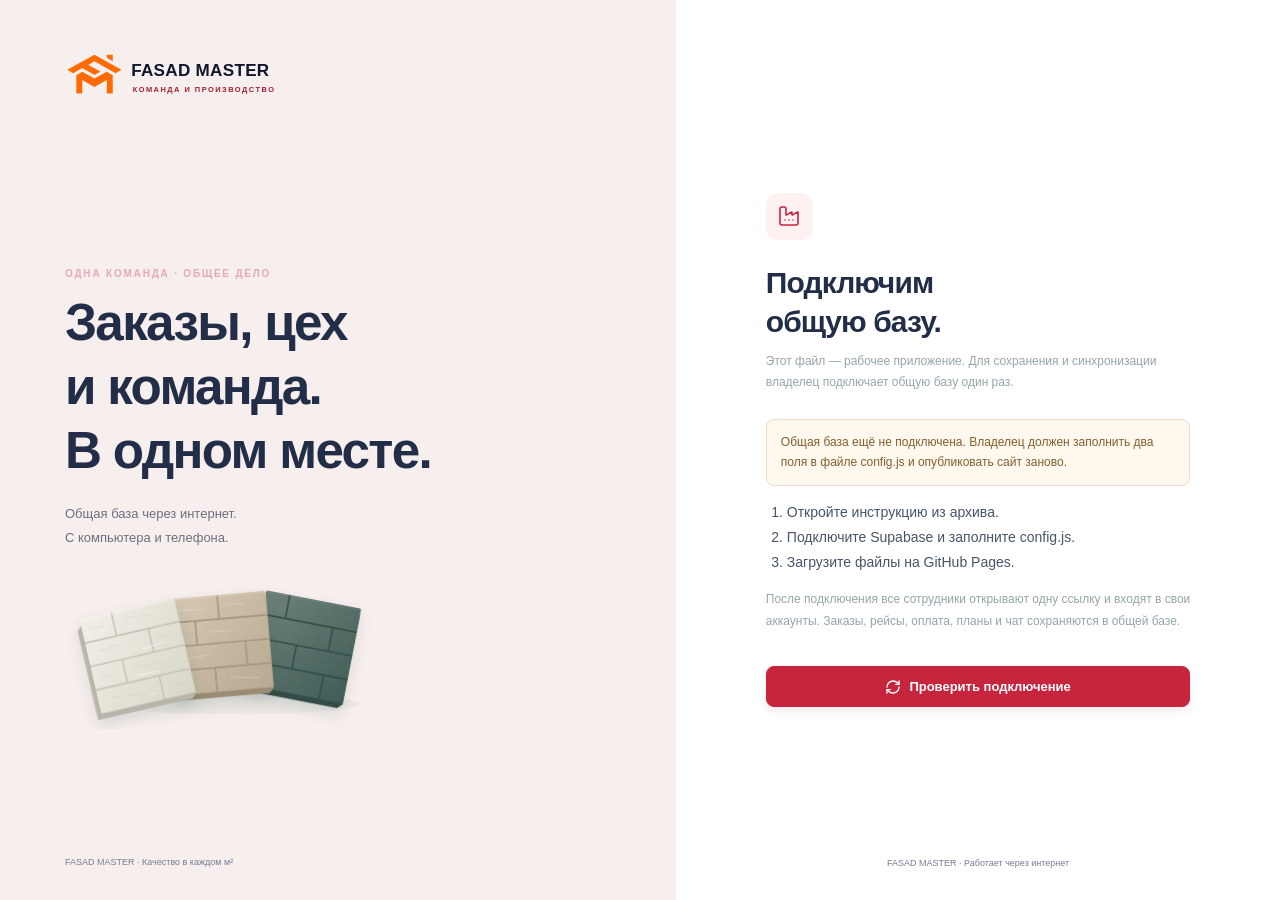
<file: index.html>
<!doctype html>
<html lang="ru"><head><meta charset="utf-8"><meta name="viewport" content="width=device-width,initial-scale=1,viewport-fit=cover"><meta name="theme-color" content="#b72629"><meta name="description" content="FASAD MASTER — заказы, производство, отгрузки и команда"><title>FASAD MASTER — рабочее пространство</title><link rel="icon" href="./favicon.svg"><link rel="manifest" href="./manifest.webmanifest"><link rel="apple-touch-icon" href="./apple-touch-icon.png"><link rel="stylesheet" href="./style.css"></head><body><div id="root"></div><noscript>Для работы FASAD MASTER включите JavaScript в браузере.</noscript><script src="./config.js"></script><script type="module" src="./app.js"></script></body></html>
</file>
<file: style.css>
:root{color-scheme:light;--background:#f5f7f9;--foreground:#22333d;--card:#fff;--muted:#7c8a93;--border:#e7ecef;--primary:#107e72;--primary-dark:#09665d;--primary-soft:#e8f5f1;--radius:16px;--shadow:0 5px 20px #1d333e09}
*{box-sizing:border-box}html{scroll-behavior:smooth}body{margin:0;background:var(--background);color:var(--foreground);font-family:"Segoe UI",-apple-system,BlinkMacSystemFont,Arial,sans-serif;font-size:14px;line-height:1.5;-webkit-font-smoothing:antialiased}button,input,select,textarea{font:inherit;color:inherit}button,a,input,select,textarea{-webkit-tap-highlight-color:transparent}button{cursor:pointer}button:disabled,input:disabled,select:disabled{opacity:.5;cursor:not-allowed}button,a{transition:background .18s,color .18s,border-color .18s,box-shadow .18s,transform .18s}a{color:inherit;text-decoration:none}img{display:block;max-width:100%}svg{flex-shrink:0}button:focus-visible,a:focus-visible,input:focus-visible,textarea:focus-visible,select:focus-visible,[tabindex]:focus-visible{outline:3px solid #82cabc;outline-offset:3px}input::placeholder,textarea::placeholder{color:#9ba6ad}h1,h2,h3,h4,p{margin:0}::selection{background:#c7eadf;color:#164b42}
.app-shell{display:flex;min-height:100vh}.sidebar{width:248px;position:fixed;inset:0 auto 0 0;z-index:40;display:flex;flex-direction:column;padding:31px 19px 20px;background:#fff;border-right:1px solid var(--border)}.brand{display:flex;gap:10px;align-items:center;padding:0 12px;min-height:42px;margin-bottom:41px;color:#203b40;font-weight:800;font-size:17px;line-height:1.1;letter-spacing:-.55px}.brand>img{width:189px;max-height:51px;object-fit:contain}.brand>span{display:flex;flex-direction:column;gap:5px}.brand small{display:block;color:#8b999d;font-size:9px;font-weight:600;letter-spacing:2.2px}.brand-mark{width:35px;height:39px;display:grid;place-items:center;color:var(--primary);flex-shrink:0}.brand-mark svg{width:35px;height:39px}.nav{display:flex;flex-direction:column;gap:5px}.nav>small,.nav>p,.nav-label{padding:0 15px 12px;font-size:10px;font-weight:700;letter-spacing:1.5px;color:#a1aab0;text-transform:uppercase}.nav-item{width:100%;min-height:45px;display:flex;gap:13px;align-items:center;border:0;border-radius:9px;padding:12px 14px;background:transparent;color:#71818b;font-weight:500;font-size:13px;text-align:left}.nav-item svg{width:19px;height:19px;stroke-width:1.7}.nav-item:hover{background:#f5f8f8;color:#33534f}.nav-item.active{background:#eaf5f1;color:#14796c;font-weight:650}.nav-item.active svg{stroke-width:2}.nav-count{display:grid;place-items:center;margin-left:auto;min-width:22px;height:21px;padding:0 6px;color:#168675;background:#d6eee4;border-radius:5px;font-size:10px;font-weight:700}.sidebar-bottom{margin-top:auto;padding-top:32px}.workspace-card{border:1px solid #e4ece8;background:linear-gradient(135deg,#f3f9f6,#fbfcfb);border-radius:11px;padding:16px 13px;margin-bottom:18px;font-size:12px}.workspace-card strong{display:block;margin-bottom:5px;color:#436059;font-size:12px}.workspace-card p{color:#8b9b94;font-size:11px;line-height:1.7}.workspace-card>svg{color:#73a28e;margin-bottom:9px}.workspace-card .button{width:100%;margin-top:12px;font-size:11px}.profile-button{width:100%;display:flex;gap:10px;align-items:center;text-align:left;padding:15px 6px 0;border:0;border-top:1px solid var(--border);background:transparent}.profile-button>div:not(.avatar){min-width:0;flex:1}.profile-button strong{display:block;font-size:12px;font-weight:650;overflow:hidden;text-overflow:ellipsis}.profile-button small{display:block;color:#92a0a7;font-size:10px;margin-top:3px}.profile-button>svg{width:15px;color:#a5b0b7}.avatar{width:37px;height:37px;flex:0 0 37px;display:grid;place-items:center;overflow:hidden;background:#e4eeeb;border:2px solid #fff;border-radius:50%;color:#487366;font-size:12px;font-weight:700}.avatar img{width:100%;height:100%;object-fit:cover}
.main{margin-left:248px;min-width:0;width:calc(100% - 248px)}.topbar{height:77px;display:flex;align-items:center;justify-content:space-between;gap:20px;padding:0 38px;background:#fff;border-bottom:1px solid var(--border)}.breadcrumb{display:flex;align-items:center;gap:13px;color:#9aa5ac;font-size:12px}.breadcrumb strong,.breadcrumb span:last-child{color:#50616b;font-weight:500}.breadcrumb svg{width:15px;height:15px}.topbar-actions{display:flex;align-items:center;gap:15px}.sync-status{display:flex;align-items:center;gap:7px;color:#7d8c91;font-size:11px;white-space:nowrap}.sync-status::before{content:"";width:6px;height:6px;background:#47ac7d;border-radius:100%;box-shadow:0 0 0 3px #edf8f1}.sync-status.offline{color:#bc8b33}.sync-status.offline::before{background:#d7a239;box-shadow:0 0 0 3px #fff6df}.icon-button{border:1px solid var(--border);background:#fff;color:#7b8c95;width:34px;height:34px;display:inline-flex;align-items:center;justify-content:center;border-radius:8px;flex-shrink:0}.icon-button svg{width:16px;height:16px}.icon-button:hover{background:#f1f7f5;border-color:#c9ddd5;color:#167f70}.page{max-width:1680px;padding:31px 38px 45px;margin:0 auto}.page-heading{display:flex;align-items:center;justify-content:space-between;gap:22px;margin-bottom:25px}.page-heading h1{font-size:27px;font-weight:650;letter-spacing:-.9px;line-height:1.3;color:#23363e}.page-heading p{color:#91a0a8;font-size:12px;margin-top:6px}.eyebrow{font-size:10px;color:#7b9690;font-weight:700;letter-spacing:1.9px;text-transform:uppercase;margin-bottom:8px}.heading-actions{display:flex;gap:10px;align-items:center;flex-shrink:0}.button{display:inline-flex;justify-content:center;align-items:center;gap:8px;min-height:39px;border:1px solid transparent;border-radius:8px;padding:9px 15px;background:#fff;font-size:12px;line-height:1.5;font-weight:600;white-space:nowrap}.button svg{width:16px;height:16px}.button.primary{background:var(--primary);color:#fff;box-shadow:0 3px 7px #08645712;border-color:var(--primary)}.button.primary:hover{background:var(--primary-dark);border-color:var(--primary-dark);box-shadow:0 4px 10px #08645724}.button.secondary{background:#fff;border-color:#e0e6e9;color:#61727b}.button.secondary:hover{background:#f5faf8;border-color:#b9d6cb;color:#187968}.button.ghost{background:transparent;color:#74868e}.button.ghost:hover{background:#edf4f1;color:#147a69}.button.danger{color:#bc6260;border-color:#f0d7d3;background:#fff9f7}.button.danger:hover{background:#fcece8;border-color:#e2b5ad}.button.small{min-height:30px;padding:6px 10px;font-size:11px;border-radius:7px}.date-control{display:inline-flex;align-items:center;gap:9px;background:white;border:1px solid #e0e6e9;padding:9px 13px;border-radius:8px;color:#677b85;min-height:39px;font-size:12px}.date-control svg{width:15px;height:15px;color:#8a9ba3}.date-control input{background:transparent;border:0;width:116px;outline:none;font-size:12px}
.hero{position:relative;display:flex;min-height:162px;border:1px solid #e0eae4;border-radius:13px;overflow:hidden;background:linear-gradient(105deg,#eef5ef 0%,#f0f5ec 45%,#e8f0e7 100%);margin-bottom:24px}.hero-copy{position:relative;z-index:1;padding:27px 29px;max-width:64%;align-self:center}.hero-label{display:inline-flex;align-items:center;gap:6px;margin-bottom:10px;color:#779182;font-size:9px;font-weight:700;letter-spacing:1.8px;text-transform:uppercase}.hero-label svg{width:12px;height:12px}.hero h2{font-size:24px;line-height:1.35;color:#2b4e42;font-weight:600;letter-spacing:-.65px}.hero p{margin-top:7px;max-width:490px;color:#86998d;font-size:12px;line-height:1.7}.hero .button{margin-top:15px}.hero-art{position:absolute;right:-20px;top:-15px;bottom:-20px;width:390px;object-fit:contain;pointer-events:none}.stats-grid{display:grid;grid-template-columns:repeat(4,minmax(0,1fr));gap:17px;margin-bottom:25px}.stat-card{background:#fff;padding:20px 21px 17px;border:1px solid var(--border);border-radius:12px;box-shadow:var(--shadow)}.stat-top{display:flex;align-items:center;justify-content:space-between;gap:7px;color:#8a99a1;font-size:11px}.stat-icon{width:34px;height:34px;display:inline-flex;align-items:center;justify-content:center;border-radius:9px;color:#4b9282;background:#eaf6f0}.stat-icon svg{width:17px;height:17px;stroke-width:1.6}.stat-icon.teal{color:#3d9a87;background:#eaf6f0}.stat-icon.blue{color:#7099c4;background:#edf4fc}.stat-icon.amber{color:#c09a59;background:#fcf5e8}.stat-icon.purple{color:#9386bc;background:#f3effa}.stat-value{display:inline-block;color:#273e48;font-size:32px;font-weight:650;line-height:1.2;letter-spacing:-1.2px;margin-top:13px;font-variant-numeric:tabular-nums}.stat-unit{display:inline-block;color:#94a3aa;font-size:14px;font-weight:400;letter-spacing:0;margin-left:5px}.stat-bottom{display:flex;align-items:center;gap:5px;margin-top:10px;font-size:10px;color:#a0abb1}.stat-bottom strong,.stat-bottom .positive{color:#65a28a;font-weight:500}.stat-bottom svg{width:12px;height:12px;color:#65a28a}
.content-grid{display:grid;grid-template-columns:minmax(0,2fr) minmax(280px,1fr);gap:22px;margin-bottom:24px;align-items:start}.panel{background:#fff;border:1px solid var(--border);border-radius:12px;min-width:0;overflow:hidden;box-shadow:var(--shadow)}.panel-header{display:flex;justify-content:space-between;align-items:center;gap:12px;padding:21px 22px 17px}.section-title{color:#3b505a;font-size:14px;font-weight:650;letter-spacing:-.2px}.section-title small{color:#98a6ad;font-weight:400;margin-left:7px;font-size:11px}.muted{color:#95a2aa;font-size:11px}.text-link{background:none;border:0;padding:0;display:inline-flex;align-items:center;gap:4px;color:#4c9684;font-size:11px;font-weight:500;cursor:pointer}.text-link svg{width:13px;height:13px}.text-link:hover{color:#0e7362}.tabs{display:flex;gap:23px;padding:0 22px;border-bottom:1px solid #edf0f2;overflow-x:auto}.tab{position:relative;border:0;background:transparent;padding:12px 0 15px;color:#97a4ac;font-size:12px;font-weight:500;white-space:nowrap}.tab.active{color:#268775}.tab.active::after{position:absolute;content:"";height:2px;left:0;right:0;bottom:0;background:#2d9c84;border-radius:2px}.tab span{display:inline-block;margin-left:5px;border-radius:4px;font-size:9px;padding:1px 5px;background:#eff3f4;color:#8e9da5}.tab.active span{background:#eaf5ef;color:#5c9e89}.toolbar{display:flex;gap:12px;align-items:center;justify-content:space-between;flex-wrap:wrap;padding:18px 22px}.search-field{display:flex;align-items:center;gap:9px;border:1px solid #e6ecef;border-radius:8px;padding:8px 12px;min-height:37px;color:#a8b3b9;background:#fff;flex:1;max-width:320px}.search-field svg{width:16px;height:16px}.search-field input{border:0;outline:none;padding:0;width:100%;font-size:11px;background:transparent;min-width:0}.search-field:focus-within{border-color:#7bbdae;box-shadow:0 0 0 3px #e6f4ee}.chips{display:flex;align-items:center;gap:7px;flex-wrap:wrap}.chip{border:1px solid #e7ecee;background:white;padding:6px 10px;border-radius:6px;color:#95a1a7;font-size:10px;white-space:nowrap}.chip.active{background:#edf6f1;border-color:#d7eade;color:#4a9a7e}.chip:hover{background:#f4f8f6}.week-strip{display:grid;grid-template-columns:repeat(7,1fr);gap:7px;padding:0 22px 20px}.day-cell{min-width:0;border:1px solid #ebeff1;border-radius:8px;background:#fff;padding:10px 4px 8px;text-align:center;color:#9ba8b0;font-size:10px}.day-cell>strong,.day-cell>b{display:block;margin-top:5px;font-size:17px;font-weight:600;color:#617782}.day-cell.selected{border-color:#1f8b76;background:#f0f8f4;color:#6ba393;box-shadow:0 0 0 1px #1f8b760d}.day-cell.selected>strong,.day-cell.selected>b{color:#217f6b}.day-cell.today:not(.selected){background:#f6f9f8;border-color:#d4e4dc}.day-count{display:block;margin-top:5px;font-size:9px;color:#a8b3b9}.day-cell.selected .day-count{color:#77aa98}
.table-wrap{width:100%;overflow-x:auto}.data-table{border-collapse:collapse;width:100%;font-size:11px;white-space:nowrap}.data-table th{padding:11px 20px;background:#fafbfc;border-top:1px solid #f0f2f3;border-bottom:1px solid #eef1f3;color:#9aa7ae;text-align:left;font-weight:500;font-size:10px}.data-table td{padding:15px 20px;border-bottom:1px solid #f0f3f4;color:#687e89;vertical-align:middle}.data-table tbody tr:last-child td{border-bottom:0}.data-table tbody tr{transition:background .16s}.data-table tbody tr:hover{background:#fbfdfc}.data-table tbody tr[role="button"],.data-table tbody tr[data-clickable="true"]{cursor:pointer}.order-cell{display:flex;align-items:center;gap:11px}.product-thumb{width:37px;height:37px;flex:0 0 37px;border-radius:6px;overflow:hidden;background-color:#d5c9b5;background-image:linear-gradient(0deg,transparent 46%,#94887255 47%,#94887255 52%,transparent 53%),linear-gradient(90deg,transparent 46%,#94887244 47%,#94887244 51%,transparent 52%);background-size:100% 12px,20px 24px;border:1px solid #00000008}.product-thumb.sand{background-color:#d5c9b5}.product-thumb.slate{background-color:#778783;background-image:linear-gradient(0deg,transparent 46%,#41554d99 47%,#41554d99 52%,transparent 53%),linear-gradient(90deg,transparent 46%,#41554d66 47%,#41554d66 51%,transparent 52%)}.product-thumb.ivory{background-color:#e1e0d6;background-image:linear-gradient(0deg,transparent 46%,#aeb2a055 47%,#aeb2a055 52%,transparent 53%),linear-gradient(90deg,transparent 46%,#aeb2a044 47%,#aeb2a044 51%,transparent 52%)}.product-thumb img{width:100%;height:100%;object-fit:cover}.cell-title{display:block;color:#425e69;font-weight:600;font-size:11px}.cell-subtitle{display:block;color:#a5b0b7;margin-top:4px;font-size:10px}.badge{display:inline-flex;align-items:center;gap:5px;border-radius:5px;padding:4px 7px;font-size:9px;font-weight:500;line-height:1.45;white-space:nowrap;background:#edf1f4;color:#80929e}.badge::before{content:"";width:4px;height:4px;border-radius:50%;background:currentColor}.badge.new{background:#eef4fb;color:#7b9ec4}.badge.progress{background:#fff6e6;color:#bf9d5e}.badge.ready{background:#eaf6ef;color:#66a58b}.badge.shipped{background:#f0f2f5;color:#92a0ad}.badge.urgent{background:#fff0eb;color:#d2917b}.progress-bar{width:100%;min-width:65px;height:5px;background:#edf2f2;border-radius:5px;overflow:hidden}.progress-fill{height:100%;background:#5ba78f;border-radius:inherit;transition:width .4s}.empty-state{padding:49px 20px;text-align:center;color:#98a7ae;font-size:12px}.empty-state h3{font-size:15px;color:#5f7681;margin-bottom:7px;font-weight:600}.empty-state p{max-width:310px;margin:0 auto;font-size:12px;line-height:1.7}.empty-state .button{margin-top:18px}.empty-icon{display:grid;place-items:center;width:53px;height:53px;margin:0 auto 14px;background:#f0f6f3;border-radius:15px;color:#8fb3a5}.empty-icon svg{width:24px;height:24px}
.activity-list{padding:2px 22px 10px}.activity-item{position:relative;display:flex;gap:12px;padding:11px 0 18px;font-size:11px}.activity-item:not(:last-child)::after{content:"";position:absolute;left:14px;top:42px;bottom:-5px;width:1px;background:#eaf0ed}.activity-icon{display:grid;place-items:center;flex-shrink:0;width:29px;height:29px;border-radius:50%;color:#7cae98;background:#edf6f0}.activity-icon svg{width:13px;height:13px}.activity-item strong{display:block;font-size:11px;color:#627a84;font-weight:500}.activity-item p{color:#a3afb4;font-size:10px;margin-top:4px}.activity-item time{display:block;color:#b0bac0;font-size:9px;margin-top:5px}.mini-stat{display:flex;align-items:center;justify-content:space-between;gap:16px;padding:12px 0;border-bottom:1px solid #eff2f3;font-size:11px;color:#8d9ca4}.mini-stat:last-child{border-bottom:0}.mini-stat strong{font-size:13px;color:#55746f;font-weight:600}.production-summary{padding:0 22px 20px}.production-summary .progress-bar{margin-top:12px;height:7px}.production-summary>p{margin-top:9px;font-size:10px;color:#99aaa3}.board-grid{display:grid;grid-template-columns:repeat(3,minmax(0,1fr));gap:20px;margin-top:20px}.order-card{border:1px solid #e6ecee;background:#fff;border-radius:12px;overflow:hidden;transition:box-shadow .2s,transform .2s}.order-card:hover{box-shadow:0 8px 24px #213e3510;transform:translateY(-2px)}.order-card-top{display:flex;align-items:center;justify-content:space-between;padding:15px 17px;gap:8px}.order-card-top strong{color:#657d87;font-size:11px}.order-card-photo{height:142px;background-color:#e9ece7;position:relative;overflow:hidden}.order-card-photo img{width:100%;height:100%;object-fit:cover}.order-card-photo .product-thumb{width:100%;height:100%;border-radius:0;background-size:100% 34px,87px 68px;opacity:.9}.order-card-body{padding:18px}.order-card-body h3{font-size:14px;color:#496470;font-weight:600}.order-card-body>p{margin-top:4px;color:#9aa8ae;font-size:11px}.order-card-body .progress-bar{margin-top:8px}.order-card-footer{padding:12px 18px;display:flex;align-items:center;justify-content:space-between;border-top:1px solid #eef2f3;font-size:10px;color:#9caab0}.progress-label{display:flex;align-items:center;justify-content:space-between;gap:8px;margin-top:17px;font-size:10px;color:#96a6ab}.progress-label strong{color:#598b7c;font-weight:600}
.stock-grid{display:grid;grid-template-columns:repeat(3,minmax(0,1fr));gap:20px}.stock-card{background:#fff;border:1px solid var(--border);border-radius:12px;padding:22px}.stock-card>.product-thumb{width:48px;height:48px;margin-bottom:15px;border-radius:9px}.stock-card h3{font-size:14px;font-weight:600;color:#4d6974}.stock-card>p{color:#9aabb1;font-size:11px;margin-top:4px}.stock-card .stat-value{font-size:30px;margin:20px 0 7px}.report-grid{display:grid;grid-template-columns:minmax(0,1.7fr) minmax(260px,1fr);gap:22px}.chart{padding:12px 24px 22px}.chart-bars{display:flex;gap:16px;justify-content:space-around;align-items:flex-end;height:205px;padding-top:24px;border-bottom:1px solid #e8eef0;background-image:repeating-linear-gradient(to top,transparent 0,transparent 49px,#f0f3f4 50px,transparent 51px)}.chart-column{flex:1;height:100%;display:flex;flex-direction:column;align-items:center;justify-content:flex-end;position:relative;min-width:0}.chart-column>span:first-child:not(.chart-label){font-size:9px;color:#93aaa2;margin-bottom:7px}.chart-bar{width:100%;max-width:39px;min-height:3px;border-radius:5px 5px 0 0;background:linear-gradient(to top,#94c4b3,#bfded0)}.chart-bar.active{background:linear-gradient(to top,#2b9178,#74b9a0)}.chart-label{margin-top:10px;color:#a1adb3;font-size:10px;text-align:center}.chart-column .chart-label{position:absolute;top:100%}.legend{display:flex;gap:17px;align-items:center;font-size:10px;color:#96a8ae;padding-top:33px}.legend>span{display:inline-flex;gap:6px;align-items:center}.legend-dot{width:6px;height:6px;border-radius:50%;background:#8dbda9}.members-grid{display:grid;grid-template-columns:repeat(3,minmax(0,1fr));gap:20px}.member-card{padding:23px;border:1px solid var(--border);border-radius:12px;background:#fff}.member-card .avatar{width:51px;height:51px;font-size:16px;margin-bottom:14px}.member-card h3{font-size:14px;font-weight:600;color:#4a6671}.member-card>p{font-size:11px;color:#96a6ad;margin:5px 0 16px}.member-card .badge{margin-top:9px}
.welcome-shell{min-height:100vh;padding:50px 30px;display:grid;place-items:center;background:radial-gradient(ellipse at 10% 15%,#e7f1e9,transparent 50%),#f6f8f7}.welcome-panel{width:100%;max-width:1000px;background:white;display:grid;grid-template-columns:1.1fr 1fr;border:1px solid #e3ebe5;border-radius:24px;overflow:hidden;box-shadow:0 24px 85px #244d3410}.welcome-copy{background:#eef5ef;padding:48px;position:relative;overflow:hidden}.welcome-copy .brand{margin:0 0 58px;padding:0}.welcome-copy h1{font-size:35px;line-height:1.25;font-weight:650;letter-spacing:-1.4px;color:#2a4b41}.welcome-copy>p{margin-top:18px;font-size:13px;line-height:1.9;color:#809789}.welcome-copy>img{margin:20px -35px -15px;width:calc(100% + 70px);max-width:none}.welcome-form{padding:57px 43px;align-self:center}.welcome-form h2{font-size:23px;letter-spacing:-.6px;font-weight:650;color:#36534e}.welcome-form>p{color:#95a5ab;font-size:12px;line-height:1.8;margin:10px 0 25px}.welcome-form .field{margin-bottom:16px}.welcome-form .button.primary{width:100%;margin-top:9px}.welcome-form .button.secondary,.welcome-form .button.ghost{width:100%;margin-top:11px}.welcome-features{display:flex;flex-direction:column;gap:12px;margin-top:26px;color:#748f7e;font-size:12px}.welcome-features>div,.welcome-features>li{display:flex;gap:10px;align-items:center}.welcome-features svg{width:15px;height:15px;color:#70a48c}.demo-banner{display:flex;justify-content:space-between;align-items:center;gap:12px;border:1px solid #e5dec1;border-radius:9px;padding:11px 15px;margin-bottom:20px;background:#fffaf0;color:#a28b56;font-size:11px}.demo-banner>div{display:flex;align-items:center;gap:8px}.demo-banner svg{width:15px;height:15px}.demo-banner .button{border-color:#e5d8b8;color:#9d8652;background:#fffdf6}
.toast{position:fixed;z-index:100;bottom:25px;left:50%;transform:translateX(-50%);display:flex;align-items:center;gap:10px;max-width:calc(100vw - 32px);padding:13px 19px;background:#254e43;color:white;border-radius:10px;box-shadow:0 9px 28px #183e3b30;font-size:12px;animation:toast-in .2s ease-out}.toast svg{width:16px;height:16px;color:#b3dcc5}.toast.error{background:#8c5149}.alert{border:1px solid #f0d9c9;background:#fff8ef;color:#a68462;padding:12px 14px;border-radius:8px;font-size:11px;line-height:1.7;margin:14px 0}.modal-backdrop{position:fixed;z-index:80;inset:0;background:#172e3e55;backdrop-filter:blur(4px);display:flex;align-items:center;justify-content:center;padding:26px;overflow-y:auto}.modal{width:100%;max-width:600px;max-height:calc(100dvh - 52px);overflow-y:auto;background:#fff;border-radius:18px;box-shadow:0 25px 95px #13293940;animation:modal-in .18s ease-out}.modal-header{display:flex;align-items:center;justify-content:space-between;gap:16px;padding:23px 26px;border-bottom:1px solid #eaf0ee}.modal-header h2{font-weight:650;font-size:18px;letter-spacing:-.4px;color:#3c5c59}.modal-header p{color:#9babae;font-size:11px;margin-top:5px}.modal-body{padding:25px 26px}.modal-footer{padding:18px 26px;border-top:1px solid #edf1f0;display:flex;justify-content:flex-end;gap:9px;background:#fcfdfc}.form-grid{display:grid;grid-template-columns:repeat(2,minmax(0,1fr));gap:17px}.field{display:flex;flex-direction:column;gap:7px;min-width:0;color:#70898c;font-size:11px}.field.full{grid-column:1/-1}.field>label,.field>span:first-child{font-size:11px;font-weight:600;color:#6d858b}.field input,.field select,.field textarea{width:100%;min-width:0;background:#fff;border:1px solid #dfe9e6;border-radius:7px;padding:11px 12px;font-size:12px;outline:none;transition:border .2s,box-shadow .2s}.field input:focus,.field textarea:focus,.field select:focus{border-color:#7dbbaa;box-shadow:0 0 0 3px #eff8f3}.field textarea{resize:vertical;min-height:85px}.field small{font-size:10px;color:#9caeb0;line-height:1.6}.upload-field{display:flex;align-items:center;justify-content:center;flex-direction:column;gap:8px;border:1px dashed #cbded3;background:#f8fbf8;border-radius:9px;min-height:100px;padding:17px;color:#8ca696;font-size:11px;text-align:center;cursor:pointer}.upload-field input{max-width:100%;border:none;font-size:10px}.upload-field svg{width:23px;height:23px}.upload-field img{max-height:140px;border-radius:7px;object-fit:cover}.detail-hero{display:flex;align-items:center;gap:16px;padding-bottom:23px;border-bottom:1px solid #edf2ef}.detail-hero .product-thumb{width:75px;height:75px;border-radius:11px;background-size:100% 20px,43px 40px}.detail-hero h3{font-size:18px;color:#3e5f64;font-weight:600}.detail-hero p{color:#97aaac;font-size:12px;margin:5px 0 8px}.detail-stats{display:grid;grid-template-columns:repeat(3,1fr);gap:12px;padding:20px 0}.detail-stats>div{border-radius:9px;background:#f5f9f6;padding:13px;font-size:10px;color:#90a59b}.detail-stats strong{display:block;font-size:23px;color:#4a7a66;font-weight:600;margin-top:4px}.detail-stats span{font-size:11px;font-weight:400}.detail-actions{display:flex;flex-wrap:wrap;gap:8px;margin-top:22px}.info-row{display:flex;align-items:flex-start;justify-content:space-between;gap:16px;padding:10px 0;border-bottom:1px solid #f0f3f1;font-size:12px;color:#9bacac}.info-row>:last-child{color:#657f81;text-align:right}.code-box{display:flex;align-items:center;justify-content:space-between;gap:15px;padding:16px;border:1px dashed #c3dacf;border-radius:9px;background:#f4faf6;color:#56826d;margin:18px 0}.code-box strong,.code-box code{font-family:ui-monospace,Consolas,monospace;font-size:22px;letter-spacing:3px;font-weight:600}.mobile-menu{display:none}.print-label{display:none}
@keyframes toast-in{from{opacity:0;transform:translate(-50%,9px)}to{opacity:1;transform:translate(-50%,0)}}@keyframes modal-in{from{opacity:0;transform:translateY(8px) scale(.99)}to{opacity:1;transform:translateY(0) scale(1)}}
@media(min-width:1600px){.page{padding-top:37px}.hero{min-height:180px}.hero-art{width:440px;right:15px}.hero-copy{padding-left:34px}.stat-card{padding:24px}}
@media(max-width:1190px){.topbar{padding:0 27px}.page{padding:27px}.stats-grid{gap:12px}.stat-card{padding:16px}.stat-top{font-size:10px}.stat-value{font-size:28px}.stat-unit{font-size:12px}.content-grid{grid-template-columns:minmax(0,1.7fr) minmax(245px,1fr);gap:17px}.panel-header{padding:18px}.data-table th,.data-table td{padding-left:15px;padding-right:15px}.hero-art{width:330px;opacity:.9;right:-48px}.hero-copy{max-width:70%}.board-grid,.stock-grid,.members-grid{grid-template-columns:repeat(2,minmax(0,1fr))}.heading-actions{gap:7px}.date-control{padding:9px 10px}}
@media(max-width:1000px){.sidebar{width:206px;padding:28px 13px 18px}.brand{font-size:14px;padding:0 9px;gap:7px}.brand>img{width:174px}.brand-mark,.brand-mark svg{width:29px}.brand small{font-size:8px;letter-spacing:1.7px}.nav-item{font-size:12px;gap:10px;padding-left:12px}.main{margin-left:206px;width:calc(100% - 206px)}.page{padding:24px}.topbar{padding:0 24px}.page-heading{align-items:flex-start}.page-heading h1{font-size:24px}.heading-actions{flex-wrap:wrap;justify-content:flex-end;max-width:245px}.stats-grid{grid-template-columns:repeat(2,minmax(0,1fr));gap:15px}.stat-card{padding:18px 21px}.stat-value{font-size:31px}.content-grid,.report-grid{grid-template-columns:1fr}.hero{min-height:154px}.hero h2{font-size:22px}.hero-copy{padding:24px;max-width:76%}.hero-art{width:290px;right:-75px;opacity:.6}.welcome-copy{padding:37px}.welcome-form{padding:42px 33px}}
@media(max-width:760px){.sidebar{width:248px;transform:translateX(-100%);transition:transform .22s;box-shadow:20px 0 80px #132d3a15}.sidebar.open{transform:translateX(0)}.sidebar.open .brand{font-size:17px}.sidebar.open .brand>img{width:189px}.sidebar.open .nav-item{font-size:13px}.main{margin-left:0;width:100%}.mobile-menu{display:inline-flex}.topbar{height:65px;padding:0 19px;gap:10px}.topbar-actions{gap:10px}.breadcrumb{font-size:11px;gap:8px;margin-right:auto}.sync-status{font-size:10px}.page{padding:23px 19px 35px}.page-heading{margin-bottom:20px;gap:14px}.page-heading h1{font-size:24px}.page-heading p{font-size:11px}.heading-actions{max-width:none}.heading-actions .date-control{display:none}.heading-actions .button{font-size:11px;padding:9px 11px}.hero{margin-bottom:20px;min-height:154px}.hero-copy{padding:23px;max-width:78%}.hero h2{font-size:23px}.hero p{font-size:11px;max-width:360px}.hero-art{width:300px;opacity:.65;right:-73px}.stats-grid{margin-bottom:20px;gap:12px}.stat-card{padding:17px 18px}.content-grid,.report-grid{gap:18px}.board-grid,.stock-grid,.members-grid{gap:13px}.toolbar{padding:15px 18px}.tabs{padding:0 18px;gap:20px}.week-strip{padding:0 18px 18px;gap:5px}.day-cell{padding:9px 2px 7px}.day-count{font-size:8px}.welcome-shell{padding:24px 17px}.welcome-panel{grid-template-columns:1fr;max-width:520px;border-radius:17px}.welcome-copy{padding:30px}.welcome-copy .brand{margin-bottom:30px}.welcome-copy h1{font-size:29px}.welcome-copy>p{margin-top:13px}.welcome-copy>img{display:none}.welcome-features{margin-top:20px;gap:9px}.welcome-form{padding:33px 30px}.demo-banner{align-items:flex-start;font-size:10px}.demo-banner>div{align-items:flex-start}.demo-banner .button{flex-shrink:0;padding:5px 8px}}
@media(max-width:480px){.topbar{padding:0 15px}.topbar .sync-status{display:none}.page{padding:20px 14px 30px}.page-heading h1{font-size:22px}.page-heading .button.secondary{padding:8px}.hero{min-height:160px}.hero-copy{padding:21px;max-width:87%}.hero h2{font-size:21px;max-width:240px}.hero p{max-width:250px;line-height:1.7}.hero-art{width:235px;right:-99px;top:5px;opacity:.35}.stat-card{padding:14px 13px}.stat-icon{width:29px;height:29px}.stat-top{font-size:10px}.stat-value{font-size:28px}.stat-bottom{font-size:9px}.stats-grid{gap:9px}.board-grid,.stock-grid,.members-grid{grid-template-columns:1fr}.order-card-photo{height:170px}.search-field{max-width:none;flex-basis:100%}.toolbar{gap:10px}.chips{gap:5px}.chip{font-size:9px;padding:6px 8px}.week-strip{padding-left:13px;padding-right:13px;gap:4px}.day-cell{font-size:9px}.day-cell>strong,.day-cell>b{font-size:15px}.day-count{font-size:7px}.section-title{font-size:13px}.modal-backdrop{padding:12px}.modal{max-height:calc(100dvh - 24px);border-radius:13px}.modal-header{padding:19px}.modal-body{padding:20px 19px}.modal-footer{padding:16px 19px;flex-wrap:wrap}.form-grid{grid-template-columns:1fr;gap:15px}.detail-stats{gap:8px}.detail-stats>div{padding:10px;font-size:9px}.detail-stats strong{font-size:20px}.detail-stats span{font-size:9px}.detail-hero{gap:13px}.detail-hero h3{font-size:16px}.detail-hero .product-thumb{width:62px;height:62px}.code-box strong,.code-box code{font-size:18px;letter-spacing:2px}}
@media(prefers-reduced-motion:reduce){*,*::before,*::after{animation-duration:.01ms!important;animation-iteration-count:1!important;transition-duration:.01ms!important;scroll-behavior:auto!important}}
@media print{@page{margin:14mm;size:A4}body{background:#fff!important;color:#111;font-size:12pt}.app-shell,.modal-backdrop,.toast,.welcome-shell{display:none!important}.print-label{display:block!important;width:100%;max-width:700px;margin:0 auto;border:2px solid #233f36;padding:26px;color:#233f36;page-break-inside:avoid}.print-label h1{font-size:24pt;margin-bottom:20px;letter-spacing:1px}.print-label h2{font-size:20pt;margin:12px 0}.print-label p{margin:9px 0}.print-label img{max-width:200px;max-height:170px;object-fit:contain}.print-label .info-row{border-bottom:1px solid #ccc;font-size:13pt;padding:12px 0;color:#333}.print-label .info-row>:last-child{color:#111}.print-label .badge{border:1px solid #444;color:#111;background:transparent;font-size:11pt}}

/* Component integration and operational states. */
.brand-link { display: block; margin: 0 11px 25px; }
.brand-link .brand { display: block; width: 100%; height: auto; min-height: 0; margin: 0; padding: 0; }
.workspace-card { display: flex; align-items: center; gap: 9px; padding: 12px 10px; margin-bottom: 29px; background: #fafcfb; border-color: #e8eeeb; }
.workspace-card > div { flex: 1; min-width: 0; }
.workspace-card b { display: block; font-size: 11px; font-weight: 600; color: #5b736d; }
.workspace-card small { display: block; margin-top: 3px; color: #9ca9a4; font-size: 8px; white-space: nowrap; }
.workspace-card > svg { margin: 0; color: #a4b4ac; width: 12px; }
.workspace-icon { display: grid; place-items: center; width: 29px; height: 31px; color: #819e91; background: #edf4ee; border-radius: 7px; flex-shrink: 0; }
.nav-label { padding: 0 14px 12px; font-size: 9px; letter-spacing: 1.5px; }
.sidebar-note { padding: 0 14px 26px; color: #8ba096; }
.sidebar-note > .online-dot { margin-bottom: 12px; }
.sidebar-note b { display: block; font-size: 13px; line-height: 1.7; color: #719484; font-weight: 500; }
.sidebar-note p { margin-top: 8px; font-size: 10px; line-height: 1.8; color: #adbbb4; }
.online-dot { display: inline-block; width: 6px; height: 6px; flex: 0 0 6px; border-radius: 50%; background: #65ad89; box-shadow: 0 0 0 3px #edf6ef; }
.sync-status::before { display: none; }
.sync-status.offline .online-dot { background: #c99e50; box-shadow: 0 0 0 3px #f9f1e2; }
.profile-button > span:not(.avatar) { min-width: 0; flex: 1; }
.profile-button b { display: block; font-size: 12px; font-weight: 600; color: #4d6767; }
img.avatar { object-fit: cover; }
.breadcrumb b { color: #5e737c; font-weight: 500; }
.hero .text-link { margin-top: 15px; color: #518b74; font-size: 11px; }
.hero-corner { position: absolute; right: 24px; bottom: 14px; font-size: 7px; letter-spacing: 2px; font-weight: 700; color: #9ead9e; }
.right-column { display: flex; flex-direction: column; gap: 21px; min-width: 0; }
.panel-header h2 { font-size: 14px; font-weight: 650; color: #425d67; letter-spacing: -.25px; }
.panel-header h3 { font-size: 11px; font-weight: 600; color: #7c909a; }
.panel-header p { margin-top: 4px; font-size: 10px; }
.panel-header.compact { padding-top: 13px; padding-bottom: 13px; border-top: 1px solid #f0f3f3; }
.attention-note { display: flex; align-items: flex-start; gap: 10px; margin: 0 19px 20px; padding: 12px; color: #94b29d; background: #f2f8f2; border: 1px solid #e9f0e7; border-radius: 8px; }
.attention-note > svg { margin-top: 1px; }
.attention-note b { display: block; font-weight: 500; font-size: 10px; color: #79a087; }
.attention-note p { margin-top: 4px; font-size: 9px; line-height: 1.7; color: #9ab2a0; }
.attention-note.warning { background: #fffbf1; border-color: #f5ecd8; color: #c2aa76; }
.attention-note.warning b { color: #b59d66; }
.attention-note.warning p { color: #c0af89; }
.overdue { color: #bf8977 !important; }
.urgent-dot { display: inline-block; width: 5px; height: 5px; background: #cf9a79; border-radius: 50%; margin-left: 7px; vertical-align: middle; }
.order-link { background: transparent; border: 0; padding: 0; text-align: left; }
.order-link:hover { color: #168374; }
.data-table tbody tr { cursor: pointer; }
.data-table .progress-label { margin: 0 0 6px; font-size: 9px; }
.data-table .progress-bar { max-width: 93px; }
.progress-fill { display: block; }
.product-thumb, .order-card-photo { display: flex; align-items: center; justify-content: center; }
.product-thumb > svg { color: #ffffff9c; stroke-width: 1.1; }
.order-card-photo > svg { color: #ffffffad; stroke-width: 1; filter: drop-shadow(0 2px 4px #26372c15); }
.order-card-photo.sand { background-color: #d5c9b5; background-image: linear-gradient(0deg, transparent 46%, #94887244 47%, #94887244 51%, transparent 52%), linear-gradient(90deg, transparent 48%, #94887233 49%, #94887233 51%, transparent 52%); background-size: 100% 34px, 87px 68px; }
.order-card-photo.slate { background-color: #82908a; background-image: linear-gradient(0deg, transparent 46%, #41554d55 47%, #41554d55 51%, transparent 52%), linear-gradient(90deg, transparent 48%, #41554d44 49%, #41554d44 51%, transparent 52%); background-size: 100% 34px, 87px 68px; }
.order-card-photo.ivory { background-color: #dedfd5; background-image: linear-gradient(0deg, transparent 46%, #aeb2a055 47%, #aeb2a055 51%, transparent 52%), linear-gradient(90deg, transparent 48%, #aeb2a044 49%, #aeb2a044 51%, transparent 52%); background-size: 100% 34px, 87px 68px; }
img.product-thumb, img.order-card-photo { object-fit: cover; }
img.order-card-photo { width: 100%; }
.curing-note { display: flex; align-items: center; gap: 6px; color: #b19a66; font-size: 10px; margin-top: 11px; padding: 8px 10px; border-radius: 6px; background: #fcf8ee; }
.section-title { display: flex; align-items: center; justify-content: space-between; gap: 12px; margin: 23px 0 16px; }
.section-title h2 { font-size: 16px; font-weight: 600; }
.section-title .muted { font-size: 10px; font-weight: 400; }
.info-row > span:first-child { display: inline-flex; align-items: center; gap: 6px; }
.mini-stat > span { display: inline-flex; align-items: center; gap: 7px; }
.mini-stat b { color: #597973; font-size: 16px; font-weight: 600; }
.mini-stat small { color: #9caca9; font-size: 10px; font-weight: 400; }
.legend-dot { display: inline-block; flex-shrink: 0; }
.legend-dot.teal { background: #85bda6; }
.legend-dot.blue { background: #8bacce; }
.legend-dot.amber { background: #ceb98b; }
.legend-dot.purple { background: #b1a5cc; }
.activity-item p { margin: 1px 0 5px; color: #6f858d; font-size: 10px; line-height: 1.7; }
.activity-item small { color: #adb9be; font-size: 9px; }
.report-toolbar { display: flex; align-items: center; gap: 14px; padding: 18px 21px; margin-bottom: 24px; flex-wrap: wrap; color: #9aa9b0; font-size: 11px; }
.report-toolbar > span:first-child { display: flex; align-items: center; gap: 8px; margin-right: 5px; color: #78908f; font-weight: 500; }
.report-toolbar input { border: 1px solid #e2eae6; border-radius: 7px; background: #fff; padding: 8px 10px; font-size: 11px; color: #6f8688; }
.panel-header .legend { padding: 0; flex-wrap: wrap; gap: 13px; }
.bars-group { width: 100%; max-width: 64px; height: 175px; display: flex; align-items: flex-end; gap: 4px; justify-content: center; }
.bars-group .chart-bar { min-width: 3px; flex: 1; max-width: 16px; border-radius: 3px 3px 0 0; }
.chart-bar.blue { background: #a4bfd7; }
.chart-bar.teal { background: #8abbab; }
.chart-bar.purple { background: #c0b7d5; }
.chart { padding-bottom: 45px; }
.chart-bars { gap: 12px; }
.chart-label { font-size: 8px; white-space: nowrap; }
.page > .panel + .panel { margin-top: 23px; }
.team-intro { display: flex; align-items: center; gap: 12px; padding: 18px 21px; margin-bottom: 22px; color: #7d9f90; background: #eef6f1; border: 1px solid #e3eee7; border-radius: 10px; font-size: 12px; line-height: 1.8; }
.team-intro svg { color: #91b39f; }
.member-card .badge { margin: 8px 0 4px; }
.member-card > p { min-height: 34px; }
.invite-panel { margin-top: 24px; padding: 25px; display: flex; align-items: center; justify-content: space-between; gap: 24px; }
.invite-panel h3 { font-size: 15px; color: #5f7b73; font-weight: 600; margin-bottom: 7px; }
.invite-panel p { max-width: 570px; line-height: 1.8; }
.invite-panel .heading-actions { flex-wrap: wrap; justify-content: flex-end; }
.page-footer { display: flex; justify-content: space-between; gap: 15px; margin-top: 33px; padding-top: 18px; border-top: 1px solid #e8eef0; color: #b2bdc1; font-size: 9px; line-height: 1.7; }
.footer-divider { padding: 0 10px; color: #ccd3d6; }
.demo-banner { border: 0; border-radius: 0; margin: 0; padding: 9px 38px; background: #fbf6e9; color: #b09b71; font-size: 10px; }
.demo-banner > button { display: inline-flex; align-items: center; gap: 6px; background: transparent; border: 0; padding: 0; color: #aa925e; font-size: 10px; font-weight: 600; }
.main > .alert { margin: 15px 38px 0; }
.toast > button { background: transparent; border: 0; color: #c8ded5; padding: 0; margin-left: 6px; }
.modal.wide { max-width: 690px; }
.detail-hero .order-card-photo { width: 152px; height: 139px; flex: 0 0 152px; border-radius: 10px; }
.detail-hero h2 { color: #3c5e5a; font-weight: 600; font-size: 22px; margin-top: 8px; }
.detail-hero .muted { display: flex; align-items: center; gap: 6px; }
.detail-stats { grid-template-columns: repeat(3, 1fr); }
.detail-stats b { display: block; color: #577f6e; font-weight: 600; font-size: 23px; margin-top: 6px; }
.detail-stats small { font-size: 10px; }
.detail-actions { margin: 3px 0 27px; }
.modal-body > h3 { font-size: 13px; font-weight: 600; color: #68877b; margin: 4px 0 13px; }
.modal-body > .activity-list { padding-left: 0; padding-right: 0; }
.upload-field { flex-direction: row; gap: 15px; text-align: left; padding: 17px; }
.upload-field > span { display: flex; flex-direction: column; gap: 5px; flex: 1; }
.upload-field > img { width: 73px; height: 73px; }
.upload-field input[type=file] { width: 155px; padding: 5px; font-size: 9px; cursor: pointer; }
.upload-field input[type=file]::file-selector-button { padding: 7px 10px; border: 1px solid #d8e6dc; background: #fff; border-radius: 5px; color: #7f9c8e; cursor: pointer; }
.movement-summary { display: flex; flex-direction: row; align-items: center; gap: 12px; padding: 12px; border-radius: 8px; background: #f6f9f6; }
.movement-summary b { font-size: 12px; font-weight: 600; color: #678475; }
.movement-summary p { margin-top: 4px; }
.code-box { display: block; overflow-wrap: anywhere; font-family: ui-monospace, Consolas, monospace; font-size: 18px; line-height: 1.8; letter-spacing: 1px; user-select: all; }
.help-list { counter-reset: help; padding: 0; margin: 0 0 25px; list-style: none; }
.help-list li { position: relative; padding: 0 0 23px 38px; }
.help-list li::before { counter-increment: help; content: counter(help); position: absolute; left: 0; top: 0; width: 25px; height: 25px; display: grid; place-items: center; border-radius: 7px; background: #ecf5ef; color: #80a58e; font-size: 11px; font-weight: 600; }
.help-list li:last-child { padding-bottom: 0; }
.help-list b { font-size: 12px; color: #5c7d72; font-weight: 600; }
.help-list p { margin-top: 5px; color: #96aaa2; font-size: 11px; line-height: 1.8; }

/* The welcome screen uses two full-height sibling panels. */
.welcome-shell { padding: 0; grid-template-columns: 1.12fr 1fr; align-items: stretch; min-height: 100dvh; background: #fff; }
.welcome-shell > .welcome-copy { display: flex; flex-direction: column; justify-content: space-between; width: 100%; padding: 48px 65px 30px; background: linear-gradient(145deg, #eef5ee, #e9f2e9); }
.welcome-shell > .welcome-copy > .brand { width: 223px; height: auto; max-width: 65%; display: block; margin: 0 0 55px; }
.welcome-copy > div { margin: auto 0; }
.welcome-copy > div > p { margin-top: 19px; font-size: 13px; line-height: 1.9; color: #8b9f8e; }
.welcome-copy h1 { max-width: 530px; font-size: clamp(30px, 3.1vw, 46px); font-weight: 600; letter-spacing: -1.7px; line-height: 1.25; }
.welcome-art { width: 110%; max-width: none; margin: 24px -5% 0; }
.welcome-footer { color: #a5b5a6; font-size: 9px; line-height: 1.8; padding-top: 25px; }
.welcome-shell > .welcome-panel { display: flex; flex-direction: column; justify-content: center; align-items: center; max-width: none; border: 0; border-radius: 0; box-shadow: none; padding: 40px; position: relative; overflow: visible; }
.welcome-panel > .welcome-form { width: 100%; max-width: 380px; padding: 0; }
.welcome-form > .stat-icon { width: 47px; height: 47px; margin-bottom: 23px; border-radius: 12px; }
.welcome-form > .stat-icon svg { width: 24px; height: 24px; }
.welcome-form h2 { font-size: 30px; font-weight: 600; letter-spacing: -.9px; line-height: 1.3; }
.welcome-form > .welcome-features { margin: 27px 0 32px; gap: 14px; font-size: 12px; color: #90a29a; }
.welcome-form form > .muted { font-size: 10px; line-height: 1.8; margin: 15px 0 9px; }
.welcome-panel > small { position: absolute; bottom: 30px; font-size: 9px; color: #bbc6c2; }
.login-note { color: #a8b8af; font-size: 10px; line-height: 1.9; margin: 16px 0 12px; padding-left: 23px; position: relative; }
.login-note svg { position: absolute; top: 3px; left: 0; color: #96b6a1; }

@media (max-width: 1190px) {
  .welcome-shell > .welcome-copy { padding: 40px 43px 27px; }
  .welcome-shell > .welcome-panel { padding: 40px 36px; }
  .invite-panel { flex-direction: column; align-items: flex-start; }
  .invite-panel .heading-actions { justify-content: flex-start; }
  .report-toolbar { gap: 9px; }
}
@media (max-width: 1000px) {
  .workspace-card { padding: 10px 8px; gap: 7px; }
  .workspace-card small { font-size: 7px; }
  .workspace-icon { width: 25px; height: 28px; }
  .hero-corner { font-size: 6px; right: 15px; bottom: 11px; }
  .right-column { display: grid; grid-template-columns: repeat(2, minmax(0, 1fr)); gap: 17px; }
  .page-footer { flex-direction: column; gap: 5px; }
  .welcome-shell > .welcome-copy { padding: 35px 31px 25px; }
  .welcome-shell > .welcome-panel { padding: 40px 28px; }
  .welcome-copy h1 { font-size: 31px; }
  .welcome-copy > div > p { font-size: 11px; }
  .welcome-form h2 { font-size: 27px; }
  .welcome-form > .welcome-features { font-size: 11px; }
}
@media (max-width: 760px) {
  .demo-banner { padding: 9px 19px; gap: 14px; align-items: center; }
  .demo-banner > span { font-size: 9px; }
  .demo-banner > button { font-size: 9px; flex-shrink: 0; }
  .main > .alert { margin: 14px 19px 0; }
  .right-column { display: flex; }
  .welcome-shell { grid-template-columns: 1fr; }
  .welcome-shell > .welcome-copy { padding: 27px 30px; }
  .welcome-shell > .welcome-copy > .brand { width: 200px; margin-bottom: 30px; }
  .welcome-copy h1 { font-size: 30px; }
  .welcome-copy > div > p { font-size: 12px; margin-top: 13px; }
  .welcome-art, .welcome-footer { display: none; }
  .welcome-shell > .welcome-panel { padding: 37px 30px 60px; }
  .welcome-panel > .welcome-form { max-width: 470px; }
  .welcome-panel > small { bottom: 23px; }
  .welcome-form > .stat-icon { display: none; }
  .welcome-form h2 { font-size: 25px; }
  .welcome-form > .welcome-features { margin: 23px 0; }
  .report-toolbar > span:first-child { width: 100%; }
  .report-toolbar input { flex: 1; min-width: 0; }
  .report-toolbar .button { flex: 0 0 auto; }
  .panel-header .legend { gap: 8px; font-size: 8px; }
  .bars-group { gap: 2px; }
  .chart-bars { gap: 5px; }
  .chart-label { font-size: 7px; }
  .team-intro { font-size: 11px; align-items: flex-start; padding: 15px; }
  .team-intro svg { margin-top: 2px; }
  .hero-corner { display: none; }
}
@media (max-width: 480px) {
  .page-heading { flex-wrap: wrap; }
  .page-heading .heading-actions { width: 100%; justify-content: flex-start; }
  .report-toolbar { padding: 15px; }
  .section-title { align-items: flex-start; }
  .section-title h2 { font-size: 14px; }
  .section-title > .muted { max-width: 90px; text-align: right; }
  .detail-hero { align-items: flex-start; }
  .detail-hero .order-card-photo { width: 90px; height: 100px; flex-basis: 90px; }
  .detail-hero h2 { font-size: 19px; }
  .detail-hero p { font-size: 10px; }
  .detail-stats b { font-size: 20px; }
  .upload-field { flex-wrap: wrap; padding: 13px; }
  .upload-field > span { min-width: 140px; }
  .upload-field input[type=file] { width: 100%; }
  .invite-panel { padding: 20px; }
  .invite-panel .heading-actions { gap: 7px; }
  .invite-panel .button { font-size: 10px; }
  .welcome-shell > .welcome-copy { padding: 25px; }
  .welcome-copy h1 { font-size: 28px; }
  .welcome-shell > .welcome-panel { padding: 31px 25px 60px; }
}

/* Keep the nested label's ancestors rendered while printing only the label. */
@media print {
  html, body { height: auto !important; min-height: 0 !important; overflow: visible !important; }
  .app-shell { display: block !important; min-height: 0; }
  .app-shell > .sidebar, .app-shell > .main, .app-shell > .toast { display: none !important; }
  .app-shell > .modal-backdrop { display: block !important; position: static !important; padding: 0 !important; background: transparent !important; backdrop-filter: none !important; overflow: visible !important; }
  .modal-backdrop > .modal { display: block !important; width: 100% !important; max-width: none !important; max-height: none !important; overflow: visible !important; border: 0 !important; border-radius: 0 !important; box-shadow: none !important; background: #fff !important; animation: none !important; }
  .modal > .modal-header, .modal > .modal-body, .modal > .modal-footer, .modal > form { display: none !important; }
  .modal > .print-label { display: block !important; max-width: 700px; width: 100%; margin: 0 auto; padding: 26px; border: 2px solid #233f36; break-inside: avoid; color: #233f36; }
  .print-label > img:first-child { width: 260px; max-width: 260px; height: auto; margin-bottom: 25px; }
  .print-label > h1 { margin-top: 20px; font-size: 25pt; }
  .print-label > h2 { margin: 13px 0; font-size: 20pt; }
  .print-label > p { font-size: 13pt; margin: 12px 0; }
  .print-label > img:not(:first-child) { width: 220px; max-width: 220px; max-height: 180px; object-fit: contain; margin: 19px 0; }
}
/* FASAD MASTER: crimson, navy and the original orange emblem. */
:root{--background:#f5f4f2;--foreground:#20263b;--muted:#687080;--border:#e4e4e8;--primary:#c7253d;--primary-dark:#a81830;--primary-soft:#fff0f2;--shadow:0 3px 15px #171b3005}
body{color:var(--foreground);font-size:14px}::selection{background:#f8b8c1;color:#5c0f1d}button:focus-visible,a:focus-visible,input:focus-visible,textarea:focus-visible,select:focus-visible{outline-color:#cf5266}
.sidebar{background:#171c30;border:0;padding-top:23px;color:#eef0f7;overflow-y:auto}.brand-link{margin:0 2px 24px;padding:9px 5px;background:#fff;border-radius:10px}.brand-link .brand{width:100%}.workspace-card{background:#242a40;border-color:#373c51;color:#e3e6ef;margin-bottom:22px}.workspace-card b,.workspace-card strong{color:#fff}.workspace-card small{color:#b0b8ca;font-size:10px}.workspace-icon{background:#c7253d;color:#fff}.workspace-card>svg{color:#c1c8d7}.nav-label{color:#8993ab;font-size:10px}.nav-item{color:#bec5d5;font-size:13px;min-height:44px;padding:10px 13px;border-radius:8px}.nav-item:hover{color:#fff;background:#2a3046}.nav-item.active{color:#fff;background:#c7253d;box-shadow:0 5px 16px #06091833}.nav-count{background:#ffffff26;color:#fff}.sidebar-bottom{padding-top:22px}.sidebar-note{background:#242a40;border-color:#353c53}.sidebar-note b{color:#f7f7fb}.sidebar-note p{color:#aeb7ca;font-size:11px}.profile-button{border-color:#343b51}.profile-button b{color:#f6f7fb}.profile-button small{color:#aeb7ca;font-size:11px}.profile-button>svg{color:#b9c1d4}.avatar{background:#f4e3e6;color:#a52a40;border-color:transparent}
.topbar{height:70px;background:#fff}.breadcrumb,.breadcrumb b{color:#687080;font-size:12px}.sync-status{color:#606b7c;font-size:11px}.online-dot{background:#24a675}.sync-status::before{display:none}.page{padding-top:29px}.page-heading h1{font-size:29px;font-weight:750;letter-spacing:-.8px;color:#20263b}.page-heading p{font-size:13px;color:#687080}.eyebrow{color:#b52b40;font-size:10px;letter-spacing:1.5px}.muted{font-size:12px;color:#687080}.button{font-size:13px;font-weight:650;min-height:41px}.button.small{font-size:12px;min-height:34px}.button.primary{box-shadow:0 4px 10px #ba22391a}.button.secondary{color:#424a5d;border-color:#dadde4}.button.secondary:hover,.button.ghost:hover,.icon-button:hover{background:#fff0f2;border-color:#e8a9b4;color:#ae2037}.button.ghost,.icon-button{color:#626c7e}.text-link,.hero .text-link{color:#b9223b;font-size:12px;font-weight:650}.text-link:hover,.order-link:hover{color:#89192b}.date-control{color:#41495d}.date-control input{font-size:13px;width:122px}
.hero{background:#20253b;border:0;min-height:228px;border-radius:15px;box-shadow:0 12px 30px #171b3012}.hero:before{content:'';position:absolute;inset:0;pointer-events:none;background:linear-gradient(100deg,#20253b 12%,#20253b 52%,transparent 100%);z-index:1}.hero:after{content:'';position:absolute;left:0;top:0;bottom:0;width:5px;background:#d42d43;z-index:2}.hero-copy{padding:28px 30px;max-width:68%;z-index:2}.hero h2{color:#fff;font-size:29px;font-weight:700;line-height:1.3}.hero p{color:#c5cada;font-size:13px;max-width:450px}.hero-label{color:#e6a9b4;font-size:10px}.hero .text-link{color:#ffb8a0;margin-top:19px;font-size:12px}.hero-art.brand-reference{width:39%;height:100%;top:0;right:0;bottom:0;object-fit:cover;object-position:center;opacity:1;filter:saturate(.9)}.hero-corner{display:none}
.stat-card{border-radius:12px;padding:20px;border-top:3px solid #e5c8cd}.stat-top{color:#5f687a;font-size:12px}.stat-value{color:#20263b;font-size:35px;font-weight:750}.stat-unit{color:#687080;font-size:13px}.stat-bottom{color:#747c8a;font-size:11px;line-height:1.6}.stat-icon.teal{background:#fff0f2;color:#b7253c}.stat-icon.blue{background:#edf0f8;color:#4d608f}.stat-icon.purple{background:#f1edfa;color:#7653a4}.stat-icon.amber{background:#fff4e5;color:#a16d21}.panel-header h2,.section-title h2,.member-card h3,.order-card-body h3,.stock-card h3{color:#283148;font-size:16px;font-weight:700}.panel-header p,.panel-header h3{font-size:12px;color:#737b8a}.day-cell{color:#747c8a;font-size:11px}.day-cell>b{color:#35405a}.day-cell.selected{background:#c7253d;color:#fff;border-color:#c7253d;box-shadow:0 4px 10px #c7253d26}.day-cell.selected>b,.day-cell.selected .day-count{color:#fff}.day-cell.today:not(.selected){background:#fff4f5;border-color:#e8bbc3}.day-count{color:#798293;font-size:10px}
.data-table{font-size:12px}.data-table th{font-size:11px;background:#f7f7f9;color:#697185}.data-table td{color:#525e73}.data-table tbody tr:hover{background:#fffbfb}.cell-title{color:#2f394e;font-size:12px}.cell-subtitle{font-size:11px;color:#737c8b}.data-table .progress-label{font-size:11px;color:#586379}.progress-fill{background:#c7253d}.progress-bar{background:#eee8ea;height:5px}.badge{font-size:10px;font-weight:600}.badge.new{background:#edf0f8;color:#586b9b}.badge.progress{background:#fff3df;color:#946413}.badge.ready{background:#e9f6ee;color:#27784c}.badge.shipped{background:#edf0f4;color:#647082}.badge.urgent{background:#fde9ed;color:#b1263f}.overdue{color:#b1263f!important}.urgent-dot{background:#c7253d}.tab{font-size:12px;color:#687080}.tab.active{color:#b42038}.tab.active:after{background:#c7253d}.search-field input{font-size:12px}.search-field:focus-within{border-color:#d37282;box-shadow:0 0 0 3px #fff0f2}
.mini-stat{font-size:12px;color:#677083}.mini-stat b{color:#303b54;font-size:17px}.mini-stat small{color:#747f90;font-size:11px}.attention-note{background:#f5f6fa;border-color:#e7e9f0;color:#546685}.attention-note b{color:#465875;font-size:12px}.attention-note p{color:#718099;font-size:11px}.attention-note.warning{background:#fff5e6;color:#98712c}.attention-note.warning b{color:#8b601e}.attention-note.warning p{color:#997a4b}.activity-icon{background:#fff0f2;color:#c34259}.activity-item p{font-size:12px;color:#4e5b71}.activity-item small{font-size:11px;color:#7d8595}.legend-dot.teal{background:#c7253d}.legend-dot.blue{background:#617aa7}.legend-dot.amber{background:#c49c56}.legend-dot.purple{background:#9375b5}.chart-bar.teal{background:#c83d53}.chart-bar.blue{background:#8499bc}.chart-bar.purple{background:#a68bc0}.legend{color:#667287;font-size:11px}.chart-label{font-size:10px;color:#667287}
.order-card-top{color:#5e6c81}.order-card-body>p{font-size:12px;color:#727d90}.progress-label,.info-row{font-size:12px;color:#717e92}.info-row>:last-child{color:#414e67}.curing-note{font-size:11px;color:#97702e}.stock-grid{padding:0 20px 20px}.stock-card>strong{display:block;margin:15px 0;font-size:29px;color:#273149}.stock-card>strong small{font-size:13px}.team-intro{color:#4e5b75;background:#f0f2f8;border-color:#e1e5ee;font-size:13px}.team-intro svg{color:#bd344b}.member-card>p{font-size:12px;color:#6b768a}.invite-panel h3{color:#303b52}.report-toolbar{color:#606c81;font-size:12px}.report-toolbar>span:first-child{color:#46526d}.report-toolbar input{font-size:13px;color:#354259;border-color:#dce0e7}.page-footer{font-size:10px;color:#818898;border-color:#dedfe4}.demo-banner{background:#fff0df;color:#835d23;font-size:11px;padding-top:9px;padding-bottom:9px}.demo-banner>button{color:#7f5420;font-size:11px}.toast{background:#242b44;font-size:13px}.toast.error{background:#a5293f}.toast svg{color:#fff}.alert{font-size:12px;color:#835f2c}.empty-state h3{color:#46516b}.empty-state{color:#758198}.empty-state>svg{margin:0 auto 14px;color:#b93950}.empty-icon{color:#bd455a;background:#fff0f2}
.modal-header h2,.detail-hero h2{color:#28334b;font-weight:750}.modal-body>h3{color:#39465f;font-size:14px}.detail-hero p{color:#65728a}.detail-stats>div{background:#f4f5f8;color:#64718b}.detail-stats>div:nth-child(3){background:#fff0f2}.detail-stats b{color:#35415c}.detail-stats>div:nth-child(3) b{color:#b52941}.detail-stats small{font-size:11px}.field,.field>span:first-child{font-size:12px;color:#59677e}.field input,.field select,.field textarea{font-size:13px;color:#303c54;border-color:#dce0e8}.field input:focus,.field textarea:focus,.field select:focus{border-color:#ce6679;box-shadow:0 0 0 3px #fff0f2}.field small{color:#7d8799;font-size:11px}.upload-field{background:#faf8f8;border-color:#d9b5bc;color:#a83d50}.movement-summary{background:#f5f5f8}.movement-summary b{color:#4d5a74}.help-list b{color:#3b4963;font-size:13px}.help-list p{font-size:12px;color:#68778e}.help-list li:before{background:#fff0f2;color:#bd344b}.code-box{background:#fff7f8;border-color:#d9a9b3;color:#9b2f44}.welcome-shell>.welcome-copy{background:#f7eeee}.welcome-copy h1,.welcome-form h2{color:#222d47}.welcome-copy>div>p,.welcome-form>.welcome-features{color:#6d6f80}.welcome-features svg{color:#c7253d}.welcome-form .stat-icon{color:#c7253d;background:#fff0f2}.welcome-footer,.welcome-panel>small,.login-note{color:#737d8f}
.payment-badge{display:inline-flex;align-items:center;width:max-content;padding:5px 9px;border-radius:6px;font-size:11px;font-weight:650;line-height:1.4;white-space:nowrap}.payment-badge.unpaid{background:#fdecef;color:#b3243c}.payment-badge.partial{background:#fff4df;color:#916414}.payment-badge.paid{background:#e9f6ee;color:#26794d}.payment-panel{padding:17px;background:#f6f7fa;border:1px solid #e5e7ee;border-radius:10px;display:flex;justify-content:space-between;gap:15px;align-items:center;margin:12px 0 24px}.payment-panel .eyebrow{display:block;color:#6a758b;margin-bottom:7px}.payment-panel p{font-size:12px;color:#68748a;margin-top:8px;white-space:pre-wrap}.shipment-hint{padding:12px;background:#fff2f4;border-radius:8px;color:#8b3445;line-height:1.8}.shipment-summary{display:grid;grid-template-columns:repeat(3,1fr);gap:1px;background:#e6e7ed;border-top:1px solid #e6e7ed;border-bottom:1px solid #e6e7ed}.shipment-summary>div{padding:18px;background:#f9f9fb}.shipment-summary>div.remaining{background:#fff1f3}.shipment-summary small{display:block;color:#69768c;font-size:11px;margin-bottom:6px}.shipment-summary b{font-size:25px;color:#2b3852;font-weight:750}.shipment-summary b span{font-size:12px;font-weight:500}.shipment-summary .remaining b{color:#b7263e}.shipment-list{display:flex;flex-direction:column;gap:10px}.shipment-card{display:flex;align-items:flex-start;gap:13px;padding:13px;border:1px solid #e7e8ef;border-radius:9px;background:#fff}.shipment-card>div{flex:1;min-width:0}.shipment-card b{font-size:13px;color:#37445f}.shipment-card p,.shipment-card small{font-size:11px;color:#738199;line-height:1.7;overflow-wrap:anywhere}.shipment-card>strong{font-size:17px;white-space:nowrap;color:#32405c}.shipment-icon{display:grid;place-items:center;width:35px;height:35px;flex:0 0 35px;background:#f0f2f8;border-radius:8px;color:#617396}.shipment-card.voided{background:#faf5f6;opacity:.8}.shipment-card.voided>strong{text-decoration:line-through}.delivery-grid{display:grid;grid-template-columns:repeat(2,minmax(0,1fr));gap:22px}.delivery-card .panel-header{align-items:flex-start}.delivery-card .panel-header h2{margin-top:4px}.delivery-body{padding:18px}.delivery-footer{padding:16px 18px;display:flex;justify-content:space-between;align-items:center;gap:12px;flex-wrap:wrap;border-top:1px solid #ececf1}.section-tabs{display:flex;gap:4px;flex-wrap:wrap;margin-left:auto;background:#f0f1f5;border-radius:7px;padding:4px}.section-tabs button{padding:7px 10px;border:0;background:transparent;border-radius:5px;color:#6c788e;font-size:12px}.section-tabs button.active{background:#fff;color:#b8243c;box-shadow:0 2px 5px #1a254010}
.plan-form{margin-bottom:24px}.plan-form>.form-grid{padding:0 24px 24px}.plan-grid{display:grid;grid-template-columns:repeat(3,minmax(0,1fr));gap:19px}.plan-card{padding:21px;border-top:3px solid #c7253d}.plan-card.done{border-top-color:#329565}.plan-card.cancelled{border-top-color:#9aa3b4;opacity:.8}.plan-card-top{display:flex;justify-content:space-between;gap:8px;align-items:center;margin-bottom:17px}.plan-status{font-size:10px;font-weight:650;background:#fff0f2;color:#bc3047;padding:5px 8px;border-radius:5px}.plan-status.done{background:#eaf6ed;color:#298352}.plan-status.cancelled{background:#edf0f5;color:#68778e}.plan-card h3{font-size:16px;color:#2f3b53;line-height:1.45;margin-bottom:12px}.plan-note{font-size:12px;color:#6a788e;line-height:1.8;white-space:pre-wrap;margin-bottom:14px}.plan-assignee{display:flex;gap:10px;align-items:center;margin:21px 0 16px}.plan-assignee small{display:block;color:#8290a5;font-size:10px}.plan-assignee b{font-size:12px;color:#55627c}.plan-card-actions{display:flex;gap:7px;flex-wrap:wrap;border-top:1px solid #eceef3;padding-top:15px}
.chat-layout{display:grid;grid-template-columns:minmax(0,1fr) 260px;gap:22px;align-items:start}.chat-heading{display:flex;align-items:center;gap:12px}.chat-panel .panel-header{border-bottom:1px solid #eceef3}.chat-messages{height:460px;overflow:auto;padding:25px;background:#fafafd;display:flex;flex-direction:column;gap:22px;overscroll-behavior:contain}.chat-message{max-width:86%;align-self:flex-start}.chat-message.mine{align-self:flex-end}.chat-message-meta{display:flex;align-items:center;gap:8px;margin-bottom:8px}.chat-message-meta .avatar{width:24px;height:24px;flex-basis:24px;font-size:10px}.chat-message-meta b{font-size:11px;color:#53617a}.chat-message-meta time{font-size:10px;color:#8893a6;margin-left:auto}.chat-bubble{padding:14px 16px;background:#fff;border:1px solid #e4e7ef;border-radius:0 12px 12px 12px;box-shadow:0 2px 5px #16214403}.mine .chat-bubble{border-radius:12px 0 12px 12px;background:#fff0f3;border-color:#f3cbd3}.chat-bubble p{white-space:pre-wrap;overflow-wrap:anywhere;font-size:13px;color:#48556d;line-height:1.8}.chat-order-link{border:0;background:#f1f3f8;display:flex;align-items:center;gap:8px;text-align:left;padding:7px 9px;margin:0 0 10px;border-radius:5px;font-size:11px;color:#7f3650}.chat-composer{padding:18px 24px;border-top:1px solid #e6e9f1}.chat-composer textarea{min-height:80px}.chat-compose-bottom{display:flex;align-items:center;justify-content:space-between;gap:12px;margin-top:12px}.chat-compose-bottom select{width:60%;min-width:0;border:1px solid #e0e4ec;border-radius:7px;padding:10px;font-size:12px;color:#6b788e;background:#fff}.chat-members{padding:0 20px 18px}.chat-members>div{display:flex;gap:11px;align-items:center;padding:12px 0}.chat-members b{font-size:12px;color:#4a5975}.chat-members small{display:block;font-size:11px;color:#8490a3}.chat-tip{margin:0 18px 18px;padding:16px;background:#fff3e9;border-radius:8px;color:#a16c37}.chat-tip b{display:block;font-size:12px;margin:8px 0}.chat-tip p{font-size:11px;line-height:1.8}
@media(min-width:1500px){.page{max-width:1600px}.hero{min-height:250px}.hero h2{font-size:32px}.chat-messages{height:520px}}
@media(max-width:1200px){.delivery-grid{grid-template-columns:1fr}.plan-grid{grid-template-columns:repeat(2,minmax(0,1fr))}.chat-layout{grid-template-columns:minmax(0,1fr) 220px}.hero h2{font-size:26px}.hero-copy{max-width:75%}.hero-art.brand-reference{width:43%}.data-table td,.data-table th{padding:13px}}
@media(max-width:1000px){.chat-layout{grid-template-columns:1fr}.chat-side{display:none}.hero h2{font-size:26px}.hero-copy{max-width:78%}.hero-art.brand-reference{opacity:.6}.sidebar-note{display:none}.sidebar-bottom{padding-top:20px}.nav-item{font-size:12px;min-height:42px}.brand-link{padding:5px}.section-tabs{margin-left:0}}
@media(max-width:760px){.sidebar{width:248px;padding:23px 16px 18px}.page-heading h1{font-size:26px}.page-heading p{font-size:12px}.heading-actions .date-control{display:inline-flex}.hero-copy{padding:24px;max-width:85%}.hero h2{font-size:25px}.hero p{font-size:12px}.hero-art.brand-reference{width:52%;opacity:.45}.hero:before{background:linear-gradient(100deg,#20253b 10%,#20253bd9 65%,#20253b3b)}.hero{min-height:220px}.demo-banner>span,.demo-banner>button{font-size:10px}.stat-top{font-size:11px}.stat-bottom{font-size:10px}.stat-value{font-size:31px}.hero-label{font-size:9px}.chat-messages{height:430px;padding:18px}.chat-composer{padding:16px}.chat-message{max-width:94%}.plan-card{padding:18px}.delivery-card .panel-header{gap:10px}.chat-panel .panel-header{flex-wrap:wrap}.shipment-summary>div{padding:16px}.shipment-summary b{font-size:24px}}
@media(max-width:480px){.plan-grid{grid-template-columns:1fr}.page-heading h1{font-size:24px}.hero h2{font-size:23px;max-width:300px}.hero-copy{max-width:100%;padding:23px}.hero p{max-width:280px}.hero-art.brand-reference{width:65%;opacity:.3}.hero:before{background:linear-gradient(100deg,#20253b 0,#20253bd9 70%,#20253b4d)}.stat-card{padding:14px 12px}.stat-value{font-size:29px}.stat-top{font-size:10px}.chat-compose-bottom{flex-wrap:wrap}.chat-compose-bottom select{width:100%}.chat-compose-bottom .button{width:100%}.chat-message-meta{gap:5px;flex-wrap:wrap}.chat-message-meta time{font-size:9px}.chat-message{max-width:100%}.chat-messages{padding:14px}.chat-bubble{padding:12px}.payment-panel{align-items:flex-start;flex-direction:column}.shipment-summary>div{padding:12px 9px}.shipment-summary small{font-size:10px}.shipment-summary b{font-size:23px}.delivery-card .panel-header{flex-wrap:wrap}.shipment-icon{display:none}.shipment-card{padding:11px;gap:8px}.delivery-footer>.heading-actions{width:100%;justify-content:flex-end}.detail-stats{grid-template-columns:repeat(2,1fr)}.panel-header h2{font-size:15px}.demo-banner{padding-left:14px;padding-right:14px}.page-footer{font-size:10px}}
@media print{.payment-panel,.shipment-list{display:none!important}}

.hero-art.brand-reference{object-fit:contain;padding:10px}.sidebar-note{display:none}@media(max-height:820px) and (min-width:761px){.sidebar{padding-top:18px}.brand-link{margin-bottom:16px;padding:4px}.workspace-card{padding:9px;margin-bottom:16px}.nav{gap:3px}.nav-item{min-height:39px;padding-top:8px;padding-bottom:8px}.sidebar-bottom{padding-top:15px}}
@media(max-width:760px){.sidebar:not(.open){visibility:hidden}.sidebar.open{visibility:visible}}
.install-dialog{padding:0;border:1px solid #e3e5ec;border-radius:16px;max-width:570px;width:calc(100% - 30px);max-height:calc(100dvh - 40px);overflow:auto;color:#25314a;background:white;box-shadow:0 20px 80px #151c3838}.install-dialog::backdrop{background:#171c3066;backdrop-filter:blur(3px)}.install-dialog-body{padding:26px}.install-dialog-heading{display:flex;gap:20px;align-items:center;justify-content:space-between;margin-bottom:18px}.install-dialog h2{font-size:22px;line-height:1.35}.install-steps{list-style:none;padding:0;margin:23px 0;display:flex;flex-direction:column;gap:20px}.install-steps li{display:flex;gap:14px;align-items:flex-start}.install-steps svg{color:#bd2b43;width:22px;margin-top:2px}.install-steps b{display:block;font-size:13px;color:#3c4963}.install-steps p,.install-note{font-size:12px;line-height:1.8;color:#69768e;margin-top:6px}.install-note{background:#f5f6fa;padding:14px;border-radius:8px;margin-bottom:20px}.install-native{width:100%;margin-top:18px}.welcome-install{margin-top:16px;display:flex;justify-content:center}@media(max-width:760px){.topbar-actions{gap:7px}.install-trigger{padding:7px;min-height:34px}.install-trigger>span{display:none}.install-dialog-body{padding:21px}.install-dialog h2{font-size:20px}}@media print{.install-dialog{display:none!important}}

.cloud-auth .welcome-form{width:100%;max-width:440px}.cloud-auth-form{display:grid;gap:17px;margin-top:24px}.cloud-auth-form .button{width:100%;justify-content:center;margin-top:4px}.cloud-auth-form input{min-height:48px}.cloud-auth-links{display:flex;flex-wrap:wrap;justify-content:space-between;gap:18px;margin-top:20px}.cloud-auth-links button{background:none;border:none;padding:0;cursor:pointer;font:inherit;font-size:13px}.cloud-notice{display:flex;gap:10px;padding:15px;background:#edf8f1;border:1px solid #c7e5d1;color:#215b3e;border-radius:10px;font-size:13px;line-height:1.6}.cloud-notice svg{flex-shrink:0;margin-top:3px}.cloud-setup-list{padding-left:21px;line-height:1.8;color:#475569;font-size:14px}.cloud-auth .alert{overflow-wrap:anywhere}.cloud-auth .welcome-copy h1{font-size:clamp(36px,4vw,62px)}.cloud-join-error{margin:12px 0}.cloud-join-form .field{margin-top:14px}.cloud-join-form .button{margin-top:20px}.cloud-join-form .text-link{display:inline-flex;margin-top:15px}.cloud-auth .welcome-panel{padding:48px 7vw}.cloud-auth .welcome-art{max-width:360px}@media(max-width:760px){.cloud-auth .welcome-copy{min-height:220px;padding:25px}.cloud-auth .welcome-copy h1{font-size:33px;line-height:1.13}.cloud-auth .welcome-copy .welcome-art,.cloud-auth .welcome-footer{display:none}.cloud-auth .welcome-copy p{font-size:13px}.cloud-auth .welcome-panel{padding:30px 22px}.cloud-auth .welcome-copy .brand{width:170px;margin-bottom:20px}}
</file>
